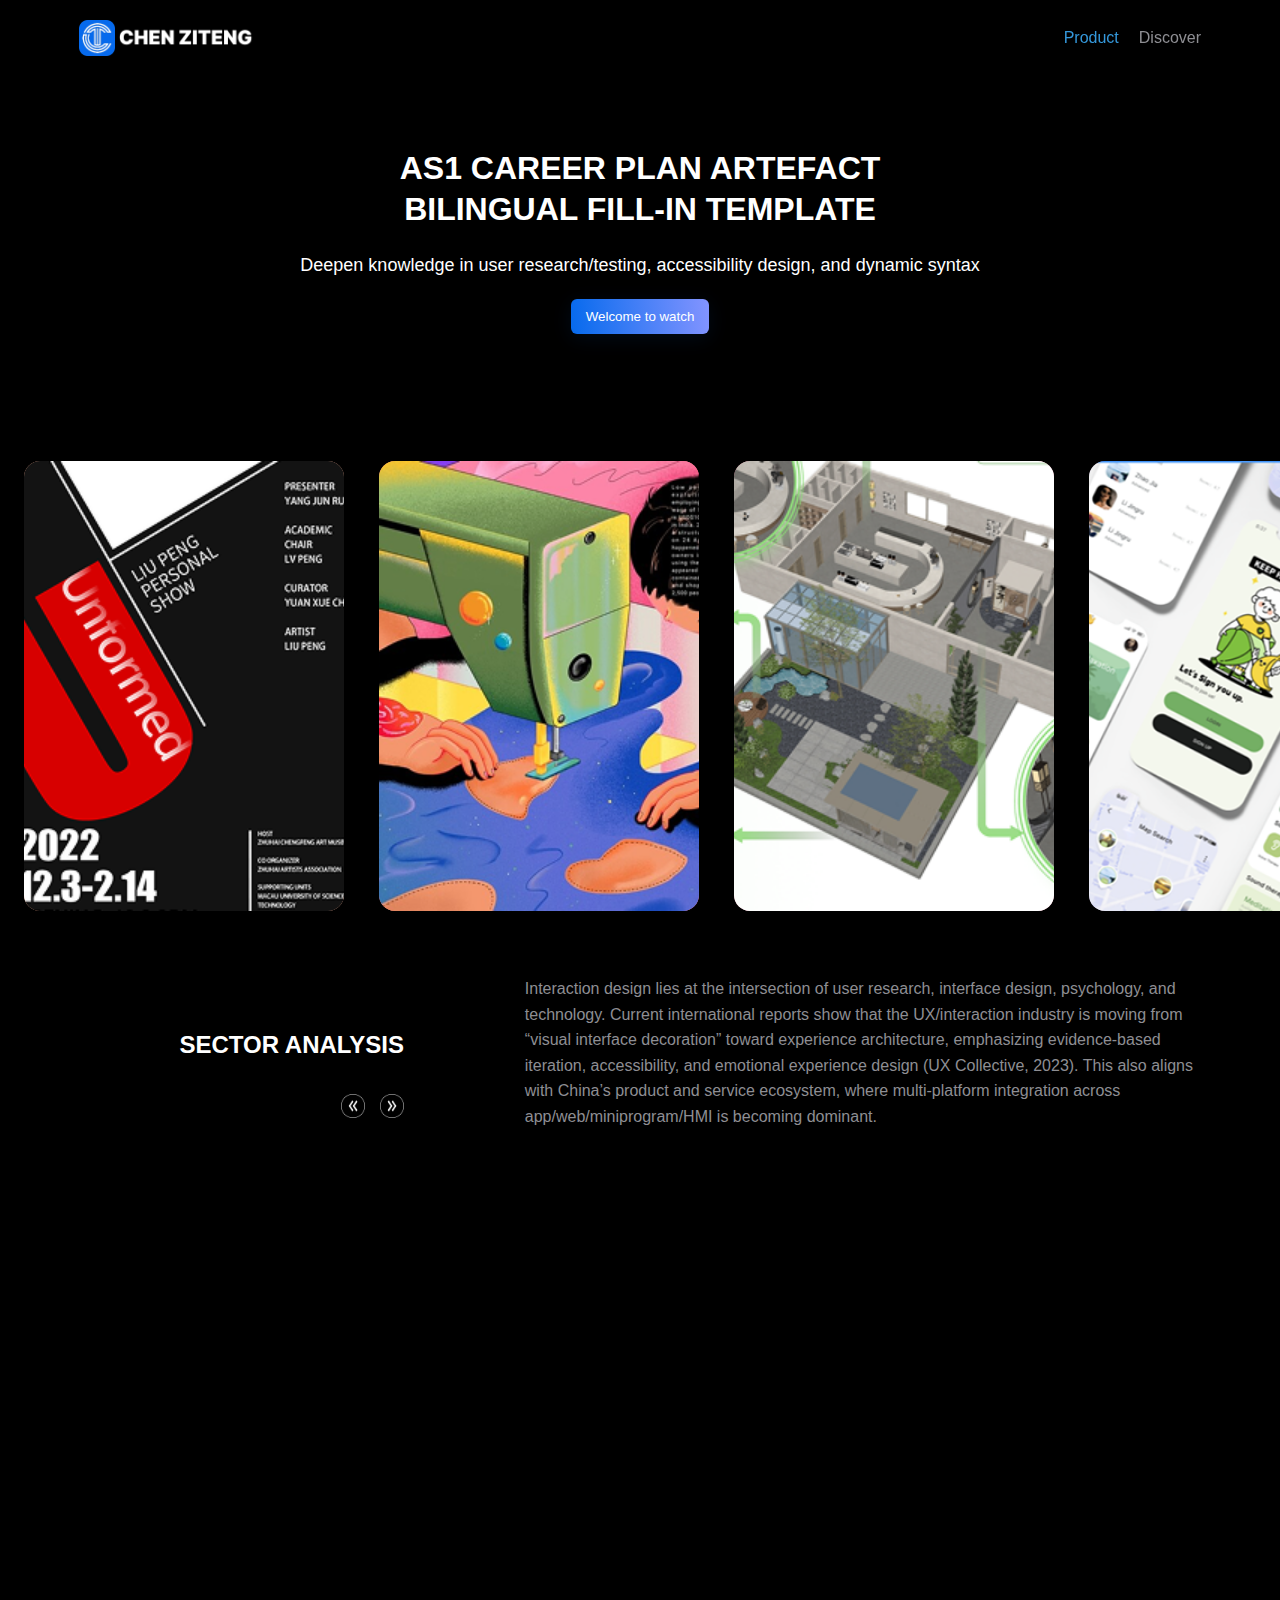
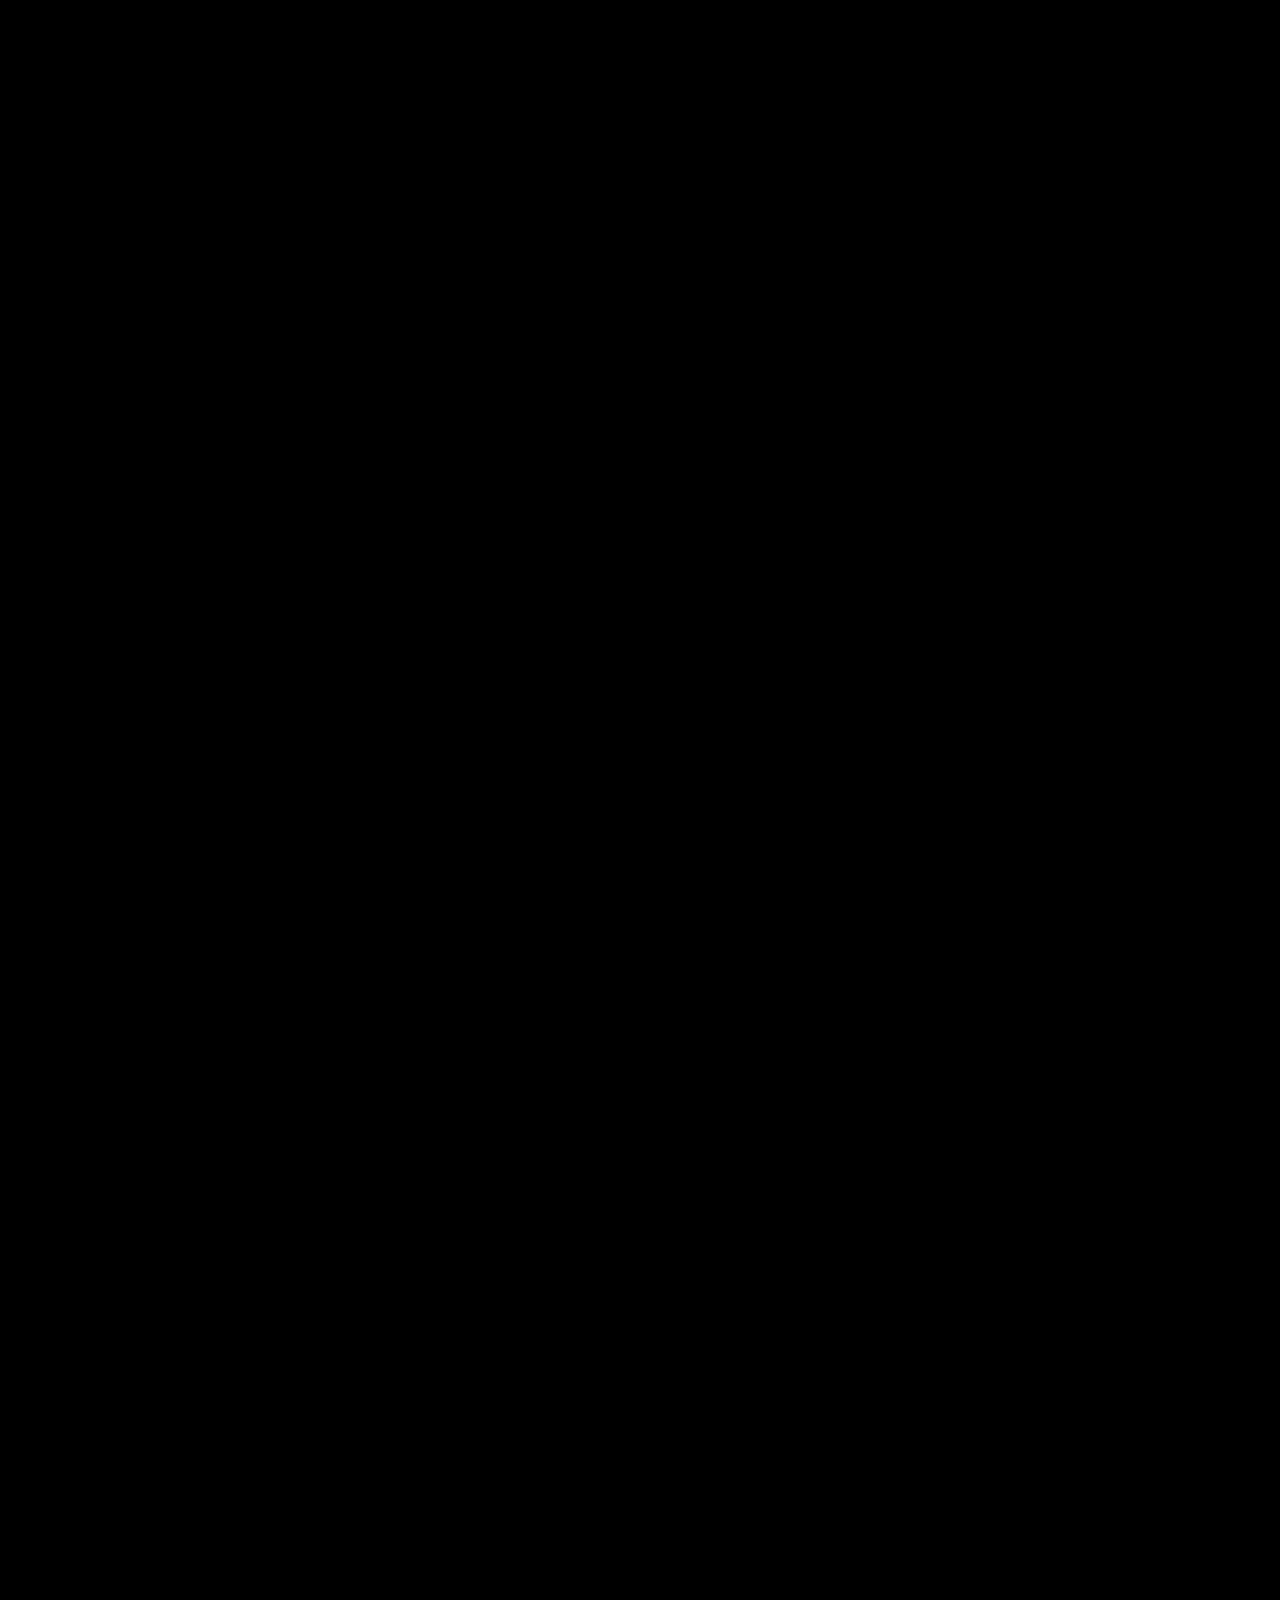
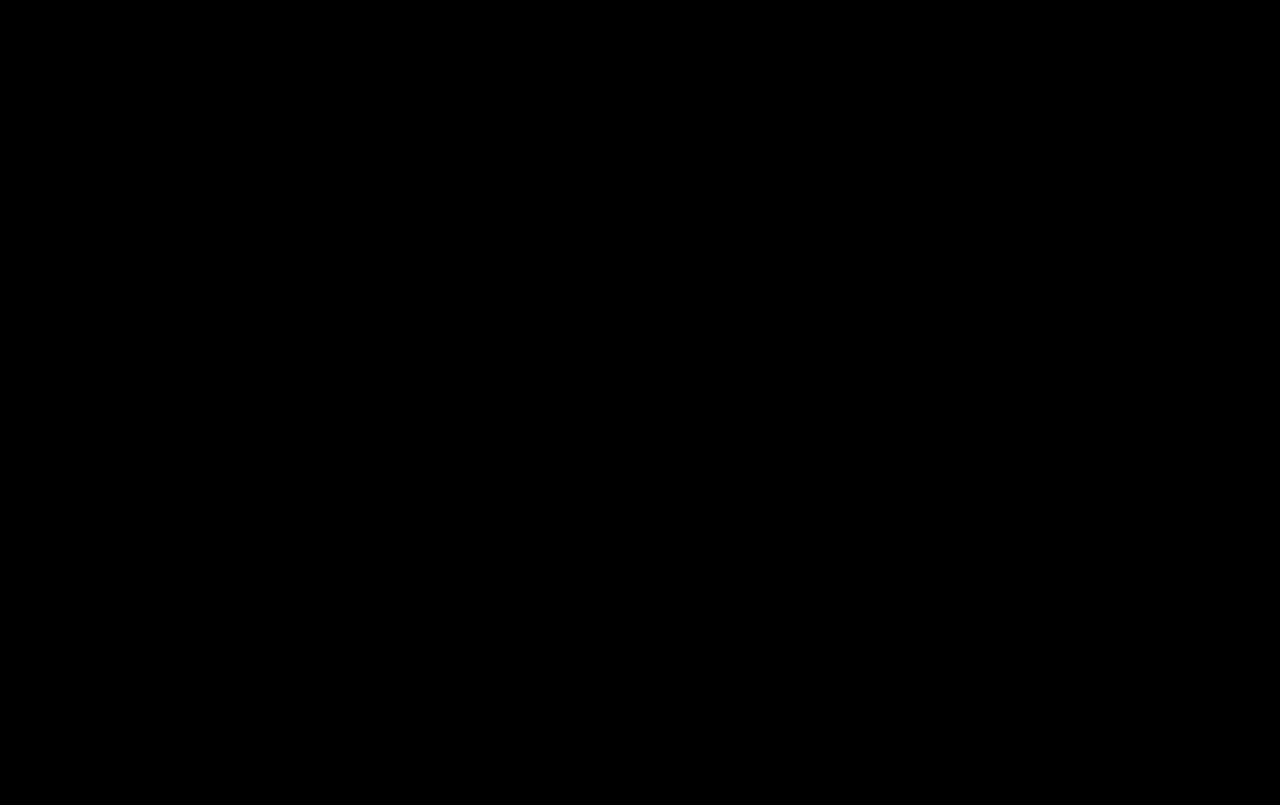
<file: index.html>
<!DOCTYPE html>
<html lang="en">

<head>
    <meta charset="UTF-8">
    <meta name="viewport" content="width=device-width, initial-scale=1.0">
    <title>Document</title>
    <link rel="stylesheet" href="./css/base.css">
    <link rel="stylesheet" href="./css/index.css">
    <link rel="stylesheet" href="./css/responsive.css">
</head>

<body>
    <div class="container">
        <header>
            <div class="header-container">
                <nav>
                    <div class="logo">
                        <a href="./index.html">
                            <img src="./images/logo.png" alt>
                        </a>
                    </div>
                    <div class="header-right">
                        <div class="nav-links">
                            <a href="./index.html" class="active">Product</a>
                            <a href="./skill.html">Discover</a>
                        </div>
                    </div>
                </nav>
            </div>
        </header>
        <div class="banner">
            <div class="banner-container">
                <h1 class="banner-title">As1 Career Plan
                    Artefact<br /> Bilingual
                    Fill‑in Template</h1>
                <p class="banner-subtitle">Deepen knowledge in user
                    research/testing, accessibility design,
                    and dynamic
                    syntax</p>
                <div class="banner-buttons">
                    <button class="banner-btn">Welcome to watch</button>
                </div>
            </div>
        </div>
        <section id="sector-analysis" class="sector-analysis">
            <div class="carousel-container">
                <div class="carousel-wrapper">
                    <div class="carousel">
                        <div class="carousel-item" style="background-color: #F8B195;">
                            <div class="carousel-content">
                                <img src="./images/carousel-01.png" alt>
                            </div>
                        </div>
                        <div class="carousel-item" style="background-color: #F67280;">
                            <div class="carousel-content">
                                <img src="./images/carousel-02.png" alt>
                            </div>
                        </div>
                        <div class="carousel-item" style="background-color: #C06C84;">
                            <div class="carousel-content">
                                <img src="./images/carousel-03.png" alt>
                            </div>
                        </div>
                        <div class="carousel-item" style="background-color: #6C5B7B;">
                            <div class="carousel-content">
                                <img src="./images/carousel-04.png" alt>
                            </div>
                        </div>
                        <div class="carousel-item" style="background-color: #355C7D;">
                            <div class="carousel-content">
                                <img src="./images/carousel-05.png" alt>
                            </div>
                        </div>
                        <div class="carousel-item" style="background-color: #2C3E50;">
                            <div class="carousel-content">
                                <img src="./images/carousel-06.png" alt>
                            </div>
                        </div>
                        <div class="carousel-item" style="background-color: #1ABC9C;">
                            <div class="carousel-content">
                                <img src="./images/carousel-07.png" alt>
                            </div>
                        </div>
                    </div>
                </div>
            </div>
            <div class="analysis-swiper">
                <div class="carousel-detail">
                    <div class="carousel-detail-item">
                        <h1>Sector Analysis</h1>
                        <ul>
                            <li class="swiper-button-prev">
                                <img src="./images/arrow-left.png" alt>
                            </li>
                            <li class="swiper-button-next">
                                <img src="./images/arrow-right.png" alt>
                            </li>
                        </ul>
                    </div>
                </div>
                <div class="swiper-wrapper">
                    <div class="swiper-slide active">
                        <div class="carousel-detail-item">
                            <p>
                                Interaction design lies at the intersection of user
                                research, interface design, psychology, and
                                technology. Current international reports show that
                                the UX/interaction industry is moving from “visual
                                interface decoration” toward experience
                                architecture, emphasizing evidence-based iteration,
                                accessibility, and emotional experience design (UX
                                Collective, 2023). This also aligns with China’s
                                product and service ecosystem, where multi-platform
                                integration across app/web/miniprogram/HMI is
                                becoming dominant.
                            </p>
                        </div>
                    </div>
                    <div class="swiper-slide">
                        <div class="carousel-detail-item">
                            <p>The citation of renowned designers also demonstrates the development direction of
                                this industry. Don
                                Norman (2004) says
                                that good design must consider human feelings and emotions, not only function. Irene
                                Au, former
                                design leader at
                                Google, teaches that design needs strong system thinking and teamwork.
                                Design companies shape the industry too. IDEO uses human-centred design and focuses
                                on understanding
                                users before
                                making solutions. Tencent CDC in China shows how large teams use research, data and
                                design systems
                                to create clear and
                                consistent products.</p>
                        </div>

                    </div>
                    <div class="swiper-slide">
                        <div class="carousel-detail-item">
                            <p>SWOT of the Interaction Design Industry
                                Strengths: Fast growth; high need for designers with research and system skills; AI
                                tools support better
                                work.Weaknesses: Many junior designers compete; skills from school often do not match
                                industry needs; fast work
                                pace.Opportunities: More jobs in wellbeing, travel, education and multi-modal design
                                (voice, gesture, AR/VR).Threats:
                                AI may replace simple tasks; economic changes may reduce hiring; hybrid designers can
                                look unfocused without a clear
                                direction.
                                Overall, the industry matches my strengths: clear visual thinking, adaptability, empathy
                                and fast learning. It also
                                shows a global move toward strategic thinking, emotional experience and teamwork—areas
                                where I can grow in my future
                                career.</p>
                        </div>
                    </div>
                </div>
            </div>
        </section>
        <section>
            <div class="card-list">
                <div class="card-item">
                    <img src="./images/list-01.png" alt>
                </div>
                <div class="card-item">
                    <img src="./images/list-02.png" alt>
                </div>
                <div class="card-item">
                    <img src="./images/list-03.png" alt>
                </div>
            </div>
        </section>
        <section>
            <div class="industry">
                <div class="industry-img">
                    <img src="./images/industry.png" alt>
                </div>
                <div class="industry-swiper">
                    <div class="industry-text industry-swiper-active">
                        <h1>Why this industry</h1>
                        <h3>Three reasons:</h3>
                        <p>1.Impact at scale. Interaction design shapes daily
                            behaviours across commerce, healthcare,
                            education and public services. Small interface
                            decisions compound into measurable
                            outcomes.<br />
                            2.Problemsolver × systemsbuilder fit. The work
                            rewards clear thinking, structured iteration
                            and componentised delivery—exactly the habit<br />
                            3.China’s multiplatform landscape. Designing
                            consistently across app/web/miniprogram/HMI
                            offers rich problems where research evidence and
                            designsystem thinking matter.</p>
                    </div>
                    <div class="industry-text">
                        <h1>My connection with this industry</h1>
                        <h3>Three points:</h3>
                        <p>1.Clear purpose. I believe great technology should feel simple. Seeing many products confuse
                            users pushed me toward
                            interaction design—building a clearer, more human bridge between people and
                            technology.<br />
                            2.Good fit with my strengths. I think in systems and have strong empathy. In an
                            emotional-experience project, I rebuilt
                            the information structure and helped users complete key tasks 30% faster. I work from
                            concept to prototype, use Figma
                            well, and iterate with data and testing.<br />
                            3.Growing with the field. Interaction design is expanding from screens to voice, AR/VR and
                            service systems. The
                            interdisciplinary, fast-evolving nature fits my curiosity and keeps me motivated to learn
                            and collaborate.</p>
                    </div>
                    <div class="industry-dot">
                        <ul>
                            <li class="active"></li>
                            <li></li>
                        </ul>
                    </div>
                </div>
            </div>
        </section>
        <section>
            <div class="insights">
                <div class="insights-txt">
                    <h2>Industry Insights </h2>
                    <p>
                        Employment models & personal fit（from course discussions and reflection）
                    </p>
                    <p>
                        My understanding of UX/interaction design careers has been shaped by industry research and
                        discussions with professionals. According to The Futureplex (2024), the next five years will see
                        increasing demand for in-house designers who can collaborate deeply with product and engineering
                        teams, while agencies will remain hubs for fast-paced creativity. This directly supports my
                        decision to pursue in-house roles at this stage.
                    </p>
                </div>
                <div class="insights-img">
                    <div class="insights-img-item item-01">
                        <img src="./images/insights-01.png" alt="">
                    </div>
                    <div class="insights-img-item item-02">
                        <img src="./images/insights-02.png" alt="">
                    </div>
                    <div class="insights-img-item item-03">
                        <img src="./images/insights-03.png" alt="">
                    </div>
                    <div class="insights-img-item item-04">
                        <img src="./images/insights-04.png" alt=""></img>
                    </div>
                    <div class="insights-img-item item-05">
                        <img src="./images/insights-05.png" alt=""></img>
                    </div>
                </div>
            </div>
        </section>
        <section>
            <div class="models-title">
                <p>Comparing the three career models</p>
            </div>
            <div class="models">
                <div class="freelance">
                    <h2>Agency</h2>
                    <p>Industry insights suggest agencies offer broad exposure and rapid iteration skills but often
                        involve high pressure and
                        fragmented projects (UX Collective, 2023). This confirms my own experience: agency-style work
                        helps me grow quickly, but
                        not sustainably at this stage.</p>
                    <div class="models-item-img">
                        <img src="./images/career-01.png" alt=""></img>
                    </div>
                </div>
                <div class="models-item-wrapper">
                    <div class="models-item">
                        <div class="models-item-front">
                            <h2>In-house</h2>
                            <p>Reports indicate that in-house UX roles enable designers to:
                                Work with long-term user dataBuild consistent design systemsFocus on measurable impact
                                (ArtVersion, 2024)
                                This matches my strengths in systematic thinking and long-term execution.</p>
                            <div class="models-item-img">
                                <img src="./images/career-02.png" alt=""></img>
                            </div>
                        </div>
                        <div class="models-item-back">
                            <p>

                                Interviewee : In-house UX Designer at a major internet company (Beijing/Shenzhen)<br/>
                                Interviewee Background:<br/>
                                7 years of experience in interaction design, having worked at Alibaba and ByteDance,
                                responsible for multi-platform
                                products (App/Web/Mini Programs).<br/>
                                Please provide the original text you want to be translated.
                                Today's interaction designers are no longer just interface drawers. Companies need
                                people who can comprehensively
                                consider business goals, user research, and technical constraints. You need to be able
                                to explain clearly: Why is it
                                designed this way? What results will it bring? This is more important than being able to
                                make prototypes.<br />
                                If you take the in-house route, you must understand data. A designer who can't tell a
                                story with data won't last in
                                today's teams.
                            </p>
                        </div>
                    </div>
                </div>
                <div class="models-item-wrapper">
                    <div class="models-item">
                        <div class="models-item-front">
                            <h2>Freelance</h2>
                            <p>
                                The Futureplex (2024) suggests that freelance UX roles will grow, but require strong
                                personal
                                branding, business operations, and network building. This aligns with my long-term plan
                                but not
                                my short-term capability.
                            </p>
                            <div class="models-item-img">
                                <img src="./images/career-03.png" alt=""></img>
                            </div>
                        </div>
                        <div class="models-item-back">
                            <p>
                                Interviewee: Freelancer / Independent Designer (Hong Kong)<br />
                                Respondent background:<br />
                                A freelance UX/UI designer with 5 years of experience, having long been involved in SaaS
                                projects in the health and
                                education sectors.<br />
                                Please provide the original quote for translation.
                                "Freelancing is not freedom; it's doing all the tasks yourself. You are simultaneously
                                working as a PM, BD
                                representative, Designer, Finance officer, and Researcher."<br />
                                "The advantage of being a freelancer is that you can choose your own field of work. For
                                example, I only do healthcare
                                and education. This way, it's easier for me to be recognized in the market."<br />
                                "If you aspire to become a hybrid designer in the future, you must have an anchor domain
                                - such as healing, travel, or
                                learning."
                            </p>
                        </div>
                    </div>
                </div>
            </div>
        </section>
        <section class="goals-section">
            <div class="goals">
                <div class="goals-left">
                    <ul>
                        <li>
                            <img src="./images/goals-01.png" alt="">
                        </li>
                        <li>
                            <img src="./images/goals-02.png" alt="">
                        </li>
                        <li>
                            <img src="./images/goals-03.png" alt="">
                        </li>
                    </ul>
                    <ul>
                        <li>
                            <img src="./images/goals-04.png" alt="">
                        </li>
                        <li>
                            <img src="./images/goals-05.png" alt="">
                        </li>
                        <li>
                            <img src="./images/goals-06.png" alt="">
                        </li>
                        <li>
                            <img src="./images/goals-07.png" alt="">
                        </li>
                        <li>
                            <img src="./images/goals-08.png" alt="">
                        </li>
                    </ul>
                </div>
                <div class="goals-right">
                    <div class="goals-text">
                        <h2>Career Goals (SMART)</h2>
                        <p>Master's degree → Internship experience → User experience/user interface position within
                            China. Complete a Master's
                            degree in Interaction/ Creative Technology to deepen research/testing and dynamic design;
                            utilize this course to obtain
                            internship opportunities and complete case studies in the field of interaction industry
                            design. After graduation, the
                            goal is to obtain an internal user experience/user interface position in China and continue
                            to develop mixed advantages.
                            My career plan follows a three-stage path: short-term, mid-term and long-term goals. Each
                            stage builds on the previous
                            one and supports my transition from a student into a professional interaction designer.</p>
                    </div>
                    <div class="goals-text">
                        <p>
                            Mid-term Goal (1–3 years): Become a Junior Interaction Designer in China
                            After graduating, my goal is to obtain a junior UX/UI or interaction designer position in
                            China, ideally in Beijing,
                            Shanghai, Shenzhen, Hangzhou or Guangzhou.
                        </p>
                        <h5>
                            During this period, I plan to:
                        </h5>
                        <ul>
                            <li>
                                <p>participate in real product cycles</p>
                            </li>
                            <li>
                                <p>learn how to use data dashboards to support design decisions</p>
                            </li>
                            <li>
                                <p>independently design at least one full feature or module</p>
                            </li>
                            <li>
                                <p>develop strong collaboration skills with product managers, engineers and researchers
                                </p>
                            </li>
                        </ul>
                        <p>The aim of this stage is to grow from a learner into a competent, reliable professional who
                            can deliver meaningful
                            design outcomes.</p>
                    </div>
                    <div class="goals-text">
                        <p>ong-term Goal (3–5 years and beyond): Become a Senior Designer / Experience Architect
                            My long-term goal is to advance into a senior interaction designer or experience architect
                            role.</p>
                        <h5>
                            In this stage, I hope to:
                        </h5>
                        <ul>
                            <li>
                                <p>lead the experience design of an innovative project</p>
                            </li>
                            <li>
                                <p>mentor junior designers and contribute to team growth</p>
                            </li>
                            <li>
                                <p>incorporate inclusive-design research into team workflows</p>
                            </li>
                            <li>
                                <p>create design work that brings educational, social or emotional value</p>
                            </li>
                        </ul>
                        <p>This aligns with industry trends in which interaction designers become strategic partners
                            who shape user experience at a
                            system level.</p>
                    </div>
                </div>
            </div>
        </section>
    </div>
    <script src="./js/index.js"></script>
</body>

</html>
</file>
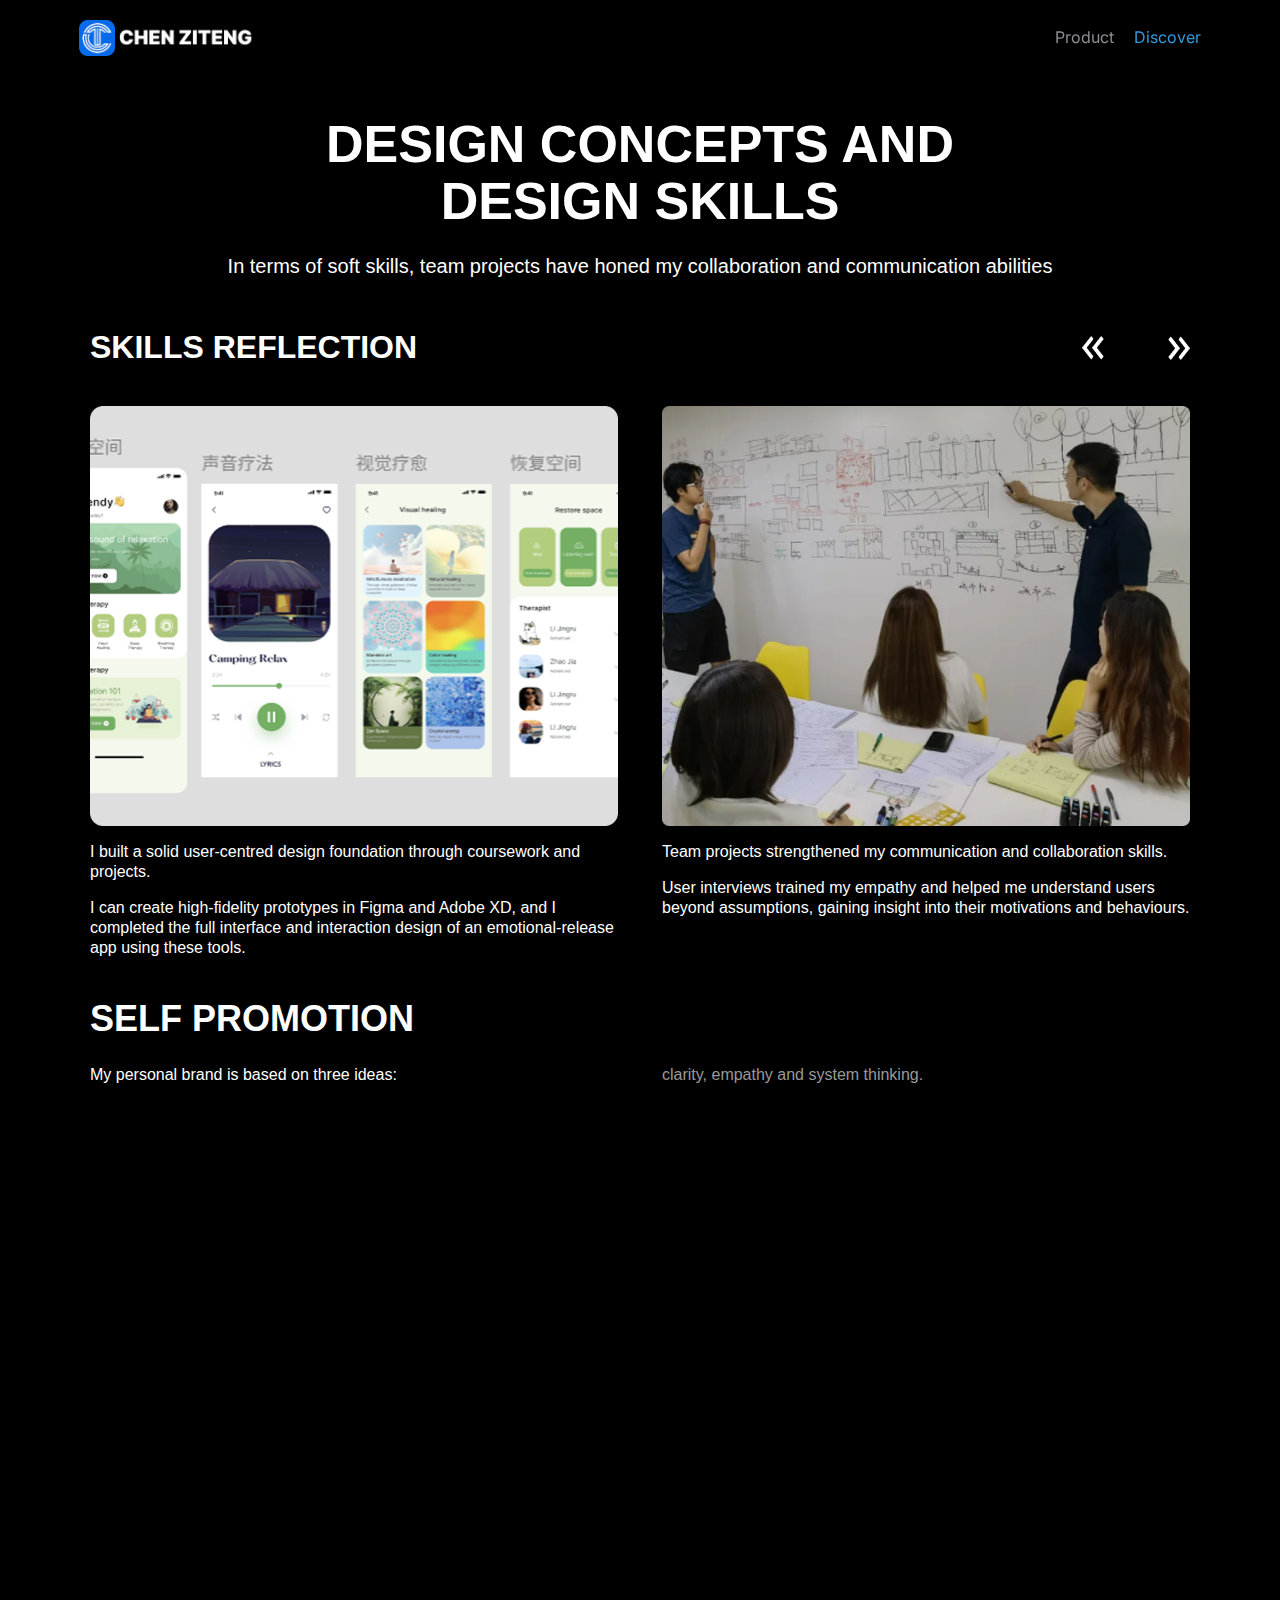
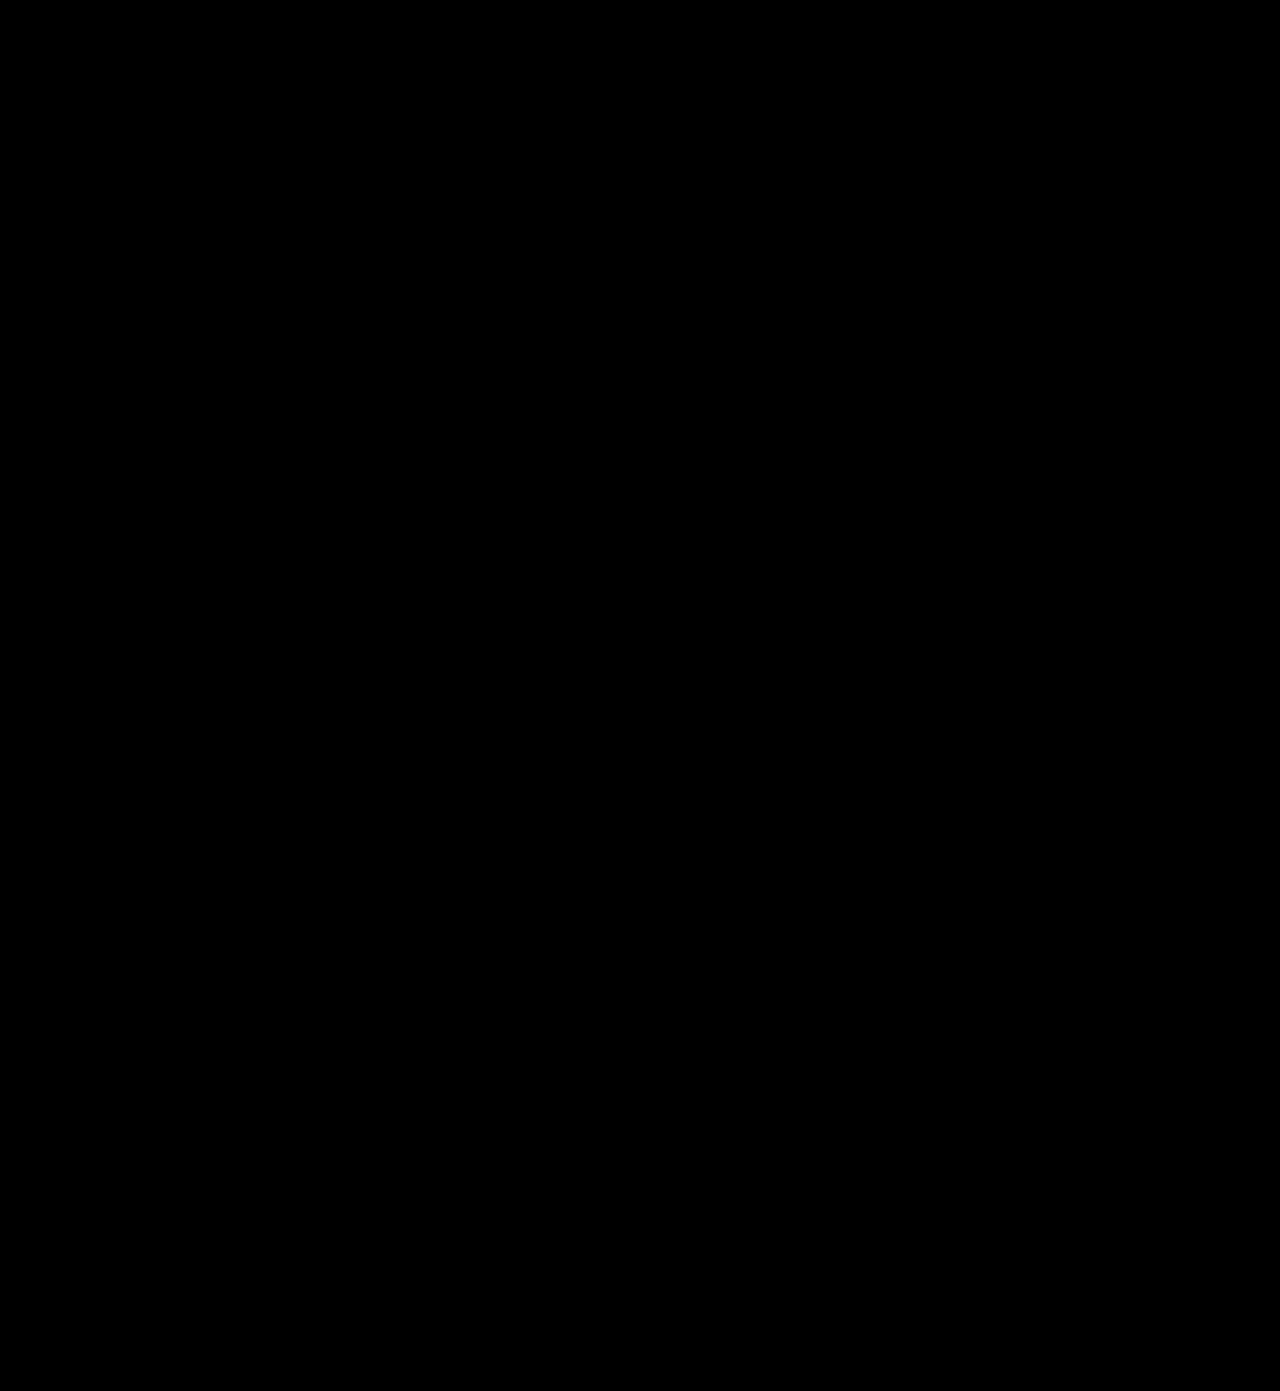
<file: skill.html>
<!DOCTYPE html>
<html lang="en">

<head>
    <meta charset="UTF-8">
    <meta name="viewport" content="width=device-width, initial-scale=1.0">
    <title>Skills Reflection</title>
    <link rel="stylesheet" href="./css/base.css">
    <link rel="stylesheet" href="./css/responsive.css">
    <link rel="stylesheet" href="./css/skill.css">
    <link rel="stylesheet" href="./css/swiper.min.css">
    <link rel="stylesheet" href="./css/skill-responsive.css">
    <link href="https://fonts.googleapis.com/css2?family=Inter:wght@400;500&family=Inder&family=Baigo&display=swap"
        rel="stylesheet">
</head>

<body>
    <div class="container">
        <header>
            <div class="header-container">
                <nav>
                    <div class="logo">
                        <a href="./index.html">
                            <img src="./images/logo.png" alt>
                        </a>
                    </div>
                    <div class="header-right">
                        <div class="nav-links">
                            <a href="./index.html">Product</a>
                            <a href="./skill.html" class="active">Discover</a>
                        </div>
                    </div>
                </nav>
            </div>
        </header>
        <section class="hero-section">
            <div class="hero-container">
                <h1 class="hero-title">Design concepts and<br>design skills</h1>
                <p class="section-title">In terms of soft skills, team projects have honed my collaboration and
                    communication abilities
                </p>
            </div>

            <div class="hero-bottom">
                <div class="hero-bottom-text">
                    <h2>Skills Reflection</h2>
                </div>
                <div class="hero-arrow">
                    <ul>
                        <li class="hero-prev">
                            <img src="./images/skill-arrow.png" alt="">
                        </li>
                        <li class="hero-next">
                            <img src="./images/skill-arrow.png" alt="">
                        </li>
                    </ul>
                </div>
            </div>
        </section>
        <section class="skills-reflection-section">
            <div class="skills-grid">
                <div class="skills-item">
                    <img src="./images/skill-01.png" alt>
                    <p>I built a solid user-centred design foundation through coursework and projects. </p>
                    <p> I can create
                        high-fidelity prototypes in Figma and Adobe XD, and I completed the full interface and
                        interaction design of an
                        emotional-release app using these tools.</p>
                </div>
                <div class="skills-item">
                    <img src="./images/skill-02.png" alt>
                    <p>Team projects strengthened my communication and collaboration skills.</p>
                    <p>User interviews trained my
                        empathy and helped me
                        understand users beyond assumptions, gaining insight into their motivations and behaviours.</p>
                </div>
                <div class="skills-item">
                    <img src="./images/skill-03.png" alt>
                    <p>Real project work showed me the gap between academic practice and industry needs. I found that my
                        understanding of
                        front-end logic was not deep enough, and my ability to turn large amounts of qualitative data
                        into clear design
                        decisions still needs improvement.</p>
                    <p>This experience clarified my next goals: stronger data skills and better technical collaboration.
                    </p>
                </div>
            </div>
            <h2>Self Promotion </h2>
            <div class="skill-bottom">
                <div class="skill-bottom-item">
                    <p>My personal brand is based on three ideas:</p>
                </div>
                <div class="skill-bottom-item">
                    <p style="color: #999999;">
                        clarity, empathy and system thinking.
                    </p>
                </div>
            </div>
        </section>


        <section class="self-promotion-section">
            <div class="promotion-grid">
                <div class="promotion-item">
                    <div class="promotion-image">
                        <img src="./images/promotion-01.png" alt="">
                    </div>
                    <div class="promotion-text-1">
                        <p> I design interactions that feel thoughtful and light—balancing clarity, emotion and
                            accessibility. My process pairs
                            quick prototyping with user feedback, supported by system thinking and measurable outcomes.
                        </p>
                    </div>
                </div>
                <div class="promotion-item">
                    <div class="promotion-image">
                        <img src="./images/promotion-02.png" alt=""></img>
                    </div>
                    <div class="promotion-text-2">
                        <p>TCommunity & Industry Reach
                            To increase visibility, I will join design events, share insights online, connect with
                            mentors, and seek feedback from
                            senior designers. These actions help me build a real network rather than wait for
                            opportunities.</p>
                    </div>
                </div>
                <div class="promotion-item">
                    <div class="promotion-image">
                        <img src="./images/promotion-03.png" alt=""></img>
                    </div>
                    <div class="promotion-text-3">
                        <p>Tools to Showcase My Work<br />
                            • Portfolio website — my main artefact with research, process and outcomes.<br /> • Behance
                            — highlights visual and motion
                            work for UI/art-direction teams.<br /> • Figma prototypes — show interactive flows beyond
                            static screens.</p>
                    </div>
                </div>
            </div>
        </section>

        <section class="self-introduction-section">
            <div class="profile-circle">
                <img src="./images/self.png " alt="">
            </div>
            <div class="intro-container">
                <h3 class="intro-title" style="text-transform: uppercase;">conclusion</h3>
                <p class="intro-text">This artefact brings together my understanding of the interaction design field and
                    my own development needs. Research
                    shows the industry is moving toward research-driven, emotional and system-level experience
                    design—directions that match
                    my interests and strengths. Through skills reflection, I identified what currently supports my
                    growth (empathy,
                    adaptability, visual clarity) and the areas I still need to improve (data use, testing methods and
                    technical
                    collaboration).</p>
            </div>
        </section>
        <section class="conclusion-section">
            <h2 class="conclusion-title">Conclusion</h2>
            <div class="conclusion-text">
                <p>Based on these insights, I created a three-stage plan: completing a Master’s degree, gaining
                    internship
                    experience and
                    moving into a UX/UI role in China. Clear short-, mid- and long-term goals make the pathway realistic
                    and
                    focused, while
                    risks such as competition and fast technology changes are addressed through continuous learning and
                    a
                    strong
                    research-based portfolio.</p>
                <p>Overall, this artefact marks the starting point of my commitment to becoming a thoughtful designer
                    who creates
                    meaningful and inclusive user experiences.</p>
                <div class="conclusion-img">
                    <div class="conclusion-img-item conclusion-img-top">
                        <img src="./images/conclusion-05.png" alt="">
                    </div>
                    <div class="conclusion-img-item conclusion-img-bottom">
                        <img src="./images/conclusion-06.png" alt="">
                    </div>
                </div>
            </div>
        </section>
        <section class="references-section">
            <h2 class="references-title">References & Appendices</h2>
            <div class="references-list">
                <div class="references-text">
                    <p>Available at: https://trends.uxdesign.cc/2024 (Accessed: 21 November 2025).</p>
                    <p>Available at:
                        https://medium.com/the-futureplex/the-future-of-interaction-ux-and-cx-design-jobs-2025-2030-growth-disruption-and-the-need-9f40aeeec27e
                    </p>
                    <p>Available at:
                        https://www.uxdesigninstitute.com/blog/the-top-ux-design-trends-in-2024/</p>
                    <p>Available at:
                        https://www.everydayux.net/future-of-jobs-report-ux-design-2025/</p>
                    <p>Available at:
                        https://artversion.com/blog/the-state-of-ux-design-in-2024/</p>
                    <p>交互设计超越人机交互原书第4版=InteractionDesignBeyondHuman-ComputerInteracitonFourthEd....pdf</p>
                </div>
                <div class="references-img">
                    <div class="references-img-item references-img-01">
                        <img src="./images/conclusion-04.png" alt="">
                    </div>
                    <div class="references-img-item references-img-02">
                        <img src="./images/conclusion-03.png" alt="">
                    </div>
                    <div class="references-img-item references-img-03">
                        <img src="./images/conclusion-02.png" alt="">
                    </div>
                    <div class="references-img-item references-img-04">
                        <img src="./images/conclusion-01.png" alt="">
                    </div>
                </div>
            </div>
        </section>
    </div>
    <script src="./css/skill.css"></script>
    <script src="./js/skill.js"></script>
    <script src="./js/index.js"></script>
    <script src="./js/swiper-bundle.min.js"></script>
</body>

</html>
</file>
<file: css/base.css>
* {
    margin: 0;
    padding: 0;
    box-sizing: border-box;
}
body {
    font-family: "Roboto", sans-serif;
    background-color: #000000;
}
a {
    text-decoration: none;
}

img {
    width: 100%;
    display: block;
}
li {
    list-style: none;
}

p {
    font-family: "Roboto", sans-serif !important;
}
.logo img {
    height: 36px;
}
h1,
h2,
h3,
h4,
h5 {
    font-family: "Roboto", sans-serif !important;
}
</file>
<file: css/index.css>
.container {
    min-width: 375px;
}
header {
    padding: 20px 0;
    position: sticky;
    top: 0;
    background-color: rgba(0, 0, 0, 0.9);
    z-index: 1000;
}
.header-container {
    width: 90%;
    max-width: 1200px;
    margin: 0 auto;
    padding: 0 15px;
}
.header-right {
    display: flex;
    justify-content: flex-end;
    align-items: center;
    flex-wrap: wrap;
}
nav {
    display: flex;
    justify-content: space-between;
    align-items: center;
    flex-wrap: wrap;
}

@media (max-width: 992px) {
    .header-right {
        width: 100%;
        justify-content: center;
        margin-top: 15px;
    }

    .nav-links {
        margin-bottom: 15px;
    }
}

@media (max-width: 768px) {
    .header-container {
        width: 100%;
    }

    .nav-links {
        flex-wrap: wrap;
        justify-content: center;
    }

    .nav-buttons {
        margin-left: 0;
        justify-content: center;
        width: 100%;
    }
}

.nav-buttons {
    display: flex;
    gap: 10px;
    margin-left: 20px;
}

.nav-btn {
    padding: 8px 16px;
    border: none;
    border-radius: 4px;
    cursor: pointer;
    font-weight: 500;
    transition: background-color 0.3s ease;
}

.nav-btn.primary {
    background: linear-gradient(84.42deg, #066aed 0%, #8394ff 100%);
    color: white;
    box-shadow: 0px 4px 20px 0px rgba(6, 106, 237, 0.1);
}

.nav-btn.secondary {
    background-color: transparent;
    color: white;
    border: 1px solid #b6bdcd;
}

.nav-links {
    display: flex;
    align-items: center;
    gap: 20px;
}

.nav-links a {
    color: #8e8e93;
    text-decoration: none;
    transition: color 0.3s ease;
}

.nav-links a.active {
    color: #3498db;
}

.language-selector {
    display: flex;
    align-items: center;
    cursor: pointer;
}

.banner-container {
    display: flex;
    flex-direction: column;
    align-items: center;
    justify-content: center;
    height: auto;
    min-height: 320px;
    padding: 40px 20px;
    box-sizing: border-box;
}

.banner-container h1,
.banner-container p {
    width: 100%;
    max-width: 800px;
    color: #ffffff;
    text-align: center;
    padding: 10px 0;
    margin: 0 auto;
}

.banner-container h1 {
    font-size: clamp(24px, 5vw, 32px);
    line-height: 1.3;
    text-transform: uppercase;
}

.banner-container p {
    font-size: clamp(14px, 2vw, 18px);
    line-height: 1.6;
}
.banner-btn {
    border: none;
    border-radius: 6px;
    padding: 10px 15px;
    margin-top: 10px;
    color: #ffffff;
    background: linear-gradient(84.42deg, #066aed 0%, #8394ff 100%);
    box-shadow: 0px 4px 20px 0px #066aed1a;
}

.carousel-container {
    position: relative;
    width: 100%;
    overflow: hidden;
    padding: 40px 0;
}

.carousel-wrapper {
    position: relative;
    width: 100%;
    height: 100%;
    overflow: hidden;
}

.carousel {
    display: flex;
    gap: 20px;
    height: 100%;
    will-change: transform;
    transition: transform 0.5s ease-out;
    padding: 0 10px;
    scroll-snap-type: x mandatory;
    overflow-x: auto;
    scrollbar-width: none;
    -ms-overflow-style: none;
}

.carousel::-webkit-scrollbar {
    display: none;
}

.carousel:hover .carousel-item {
    opacity: 0.7;
}

.carousel-item {
    flex: 0 0 auto;
    width: 280px;
    height: 350px;
    border-radius: 16px;
    overflow: hidden;
    transition: all 0.5s cubic-bezier(0.4, 0, 0.2, 1);
    position: relative;
    cursor: pointer;
    box-shadow: 0 4px 20px rgba(0, 0, 0, 0.2);
    scroll-snap-align: start;
    margin: 10px 0;
}

.carousel-item:hover {
    transform: scale(1.05);
    opacity: 1 !important;
    box-shadow: 0 10px 30px rgba(0, 0, 0, 0.3);
    z-index: 10;
}

.carousel-content {
    width: 100%;
    height: 100%;
    position: relative;
    overflow: hidden;
    transition: all 0.5s cubic-bezier(0.4, 0, 0.2, 1);
}

.carousel-content img {
    width: 100%;
    height: 100%;
    object-fit: cover;
    transition: transform 0.5s cubic-bezier(0.4, 0, 0.2, 1);
}

.carousel-item:hover .carousel-content {
    transform: scale(1.1);
}
.analysis-swiper {
    width: 90%;
    margin: 0 auto;
    display: flex;
    justify-content: center;
}
.carousel-detail {
    display: flex;
    flex-wrap: wrap;
    justify-content: space-between;
    width: 40%;
    margin: 40px auto;
    gap: 20px;
}
.swiper-wrapper {
    width: 60%;
}
.swiper-slide {
    display: none;
}
.active {
    display: block;
}
.carousel-detail-item {
    flex: 1 1 100%;
    min-width: 300px;
}

.carousel-detail-item p {
    color: #8e8e93;
    line-height: 1.6;
}

.carousel-detail-item h1 {
    padding: 15px 0;
    text-align: left;
    text-transform: uppercase;
    color: #ffffff;
    font-size: 24px;
}

.carousel-detail-item ul {
    display: flex;
    justify-content: flex-start;
    margin: 20px 0;
    padding: 0;
    list-style: none;
}

.carousel-detail-item li {
    margin: 0 15px 0 0;
    cursor: pointer;
}
.carousel-detail-item li img {
    width: 24px;
    height: auto;
}

@media (min-width: 768px) {
    .carousel-detail-item {
        flex: 0 1 calc(50% - 20px);
    }

    .carousel-detail-item h1 {
        text-align: right;
    }

    .carousel-detail-item ul {
        justify-content: flex-end;
        margin-left: 0;
    }

    .carousel-detail-item li {
        margin: 0 0 0 15px;
    }
}
.card-list {
    display: flex;
    flex-wrap: wrap;
    justify-content: center;
    gap: 20px;
    padding: 20px;
    max-width: 1200px;
    margin: 0 auto;
}

.card-item {
    flex: 1 1 300px;
    max-width: 100%;
    height: 316px;
    border-radius: 6px;
    overflow: hidden;
}
.card-item img {
    width: 100%;
    height: 100%;
}
.industry {
    margin: 20px auto;
    display: flex;
    padding: 42px 0;
    align-items: center;
    justify-content: space-between;
}
.industry-img {
    width: 315px;
    height: 315px;
    background-color: #8394ff;
    border-radius: 50%;
    overflow: hidden;
    animation: xunzhuan 15s linear infinite;
}
.industry-img img {
    width: 120%;
    height: auto;
    border-radius: 8px;
}

@keyframes xunzhuan {
    0% {
        transform: rotate(0deg);
    }
    100% {
        transform: rotate(360deg);
    }
}
.industry-swiper {
    position: relative;
    display: flex;
    width: 56%;
    height: 420px;
    overflow: hidden;
}
.industry-swiper .industry-swiper-active {
    visibility: visible;
    width: 100%;
}
.industry-text {
    width: 0;
    visibility: hidden;
}
.industry-text h1 {
    text-transform: uppercase;
    color: #ffffff;
    padding: 10px 0;
}
.industry-text h3 {
    color: #ffffff;
    padding: 10px 0;
}
.industry-text p {
    font-size: 14px;
    color: #8e8e93;
}
.industry-dot {
    position: absolute;
    bottom: 14%;
    right: 14%;
}
.industry-dot ul {
    display: flex;
    gap: 14px;
}
.industry-dot li {
    width: 14px;
    height: 14px;
    border-radius: 50%;
    background-color: #fff;
    cursor: pointer;
}
.industry-dot li.active {
    background-color: #ddd;
}

.insights {
    background-color: #fff;
    display: flex;
    align-items: center;
}
.insights-txt {
    flex: 1;
    padding: 20px 45px;
}
.insights-txt h2 {
    text-transform: uppercase;
    text-align: center;
    padding: 30px 0;
    font-size: 32px;
}
.industry-text p {
    color: #666666;
}

.insights-img {
    display: grid;
    grid-template-columns: 1fr 1fr;
    grid-template-rows: repeat(4, 150px);
    gap: 10px;
    font-size: 32px;
    color: #fff;
    text-align: center;
    line-height: 150px;
}
.insights-img-item {
    width: 280px;
    overflow: hidden;
}
.insights-img-item img {
    height: 100%;
}

.item-01 {
    grid-column: 1 / 2;
    grid-row: 1 / span 2;
}

.item-02 {
    grid-column: 1 / 2;
    grid-row: 3 / span 2;
}

.item-03 {
    grid-column: 2 / 3;
    grid-row: 1 / 2;
}

.item-04 {
    grid-column: 2 / 3;
    grid-row: 2 / span 2;
}

.item-05 {
    grid-column: 2 / 3;
    grid-row: 4 / 5;
}
.models-title {
    padding: 20px 20px 20px 40px;
}
.models-title p {
    color: #fff;
    font-size: 20px;
}

.models {
    display: flex;
    flex-wrap: wrap;
    justify-content: center;
    max-width: 1200px;
    margin: 0 auto;
    padding: 0 20px 80px;
    gap: 20px;
}

.models-item-wrapper {
    width: calc(33.333% - 13.33px);
    perspective: 1200px;
}

.models-item {
    width: 100%;
    height: 360px;
    position: relative;
    transform-style: preserve-3d;
    transition: transform 0.8s cubic-bezier(0.4, 0.2, 0.2, 1);
    border-radius: 6px;
    cursor: pointer;
}

.models-item-wrapper:hover .models-item {
    transform: rotateY(180deg);
}

.models-item-front,
.models-item-back {
    position: absolute;
    inset: 0;
    backface-visibility: hidden;
    -webkit-backface-visibility: hidden;
    border-radius: 6px;
    overflow: hidden;
}

.models-item-front {
    transform: rotateY(0deg);
}

.models-item-front img {
    width: 100%;
    height: 100%;
    object-fit: cover;
    display: block;
}

.models-item-back {
    transform: rotateY(180deg);
    background: linear-gradient(135deg, #2c3e50, #1a1a2e);
    color: #fff;
    padding: 24px;
    box-sizing: border-box;

    display: flex;
    flex-direction: column;
    justify-content: center;
    align-items: center;
    text-align: center;
}
.models-item-back p {
    font-size: 12px;
    text-align: left;
}

.industry {
    display: flex;
    flex-wrap: wrap;
    padding: 40px 20px;
    max-width: 1200px;
    margin: 0 auto;
    align-items: center;
    gap: 40px;
}

@media (min-width: 768px) {
    .industry {
        flex-wrap: nowrap;
        padding: 80px 20px;
    }

    .industry-img img {
        width: 136%;
    }
}

.models-title {
    text-align: center;
    padding: 40px 20px;
}

.models-title p {
    font-size: clamp(20px, 4vw, 28px);
    color: #ffffff;
    margin: 0;
    line-height: 1.4;
}

.models {
    display: flex;
    justify-content: space-between;
}
.freelance {
    width: 32%;
    overflow: hidden;
    border-radius: 6px;
    cursor: pointer;
    height: 360px;
}
.freelance h2,
.models-item h2 {
    text-transform: uppercase;
    padding: 10px 15px;
    color: #fff;
}
.freelance p,
.models-item-front p {
    padding: 10px 15px;
    color: #fff;
    font-size: 14px;
}
.models-item:first-child {
    background-color: #9edddf;
}
.models-item:nth-child(2) {
    background-color: #a54256;
}
.freelance {
    background-color: #6c98e4;
}
.freelance p {
    padding-bottom: 32px;
}
.models-item-img {
    overflow: hidden;
}
.models-item:first-child p {
    padding-bottom: 12px;
}
.goals-section {
    padding: 32px 0;
    background-color: #1f1c1d;
    margin: 20px 0 100px 0;
}
.goals {
    display: flex;
    justify-content: space-between;
    padding: 0 20px 80px;
    max-width: 1200px;
    width: 92%;
    margin: 0 auto;
}
.goals-left {
    width: 48%;
    height: 100%;
    display: flex;
    justify-content: center;
    height: 420px;
    overflow: scroll;
    gap: 14px;
}
.goals-left ul {
    width: 50%;
}
.goals-left li {
    margin-bottom: 14px;
}
.goals-text h2 {
    padding: 15px 0;
    text-transform: uppercase;
}
.goals-text h2,
.goals-text p,
.goals-text h5 {
    color: #fff;
}
.goals-text p {
    font-size: 12px;
    padding: 5px 0;
}
.goals-text h5 {
    padding: 15px 0;
}
.goals-right {
    width: 50%;
    height: 420px;
    overflow: scroll;
    padding: 24px 0;
}
.goals-right ul {
    position: relative;
    height: 100%;
    display: flex;
    flex-direction: column;
}
</file>
<file: css/responsive.css>
@media only screen and (max-width: 600px) {
    .header-container {
        padding: 0 15px;
    }

    .nav-links {
        width: 100%;
        justify-content: space-around;
        margin: 15px 0;
    }

    .nav-buttons {
        width: 100%;
        justify-content: center;
        gap: 10px;
    }

    .banner-container {
        padding: 30px 15px;
    }

    .carousel-container {
        padding: 20px 0;
    }

    .carousel {
        padding: 10px;
        gap: 15px;
        scroll-padding: 10px;
    }

    .carousel-item {
        width: 85vw;
        max-width: 300px;
        height: 400px;
        flex: 0 0 auto;
        scroll-snap-align: start;
        margin: 5px;
        border-radius: 12px;
        box-shadow: 0 4px 12px rgba(0, 0, 0, 0.1);
    }

    .carousel-content {
        height: 100%;
        border-radius: 10px;
        overflow: hidden;
    }

    .carousel-content img {
        width: 100%;
        height: 100%;
        object-fit: cover;
        transition: transform 0.5s ease;
    }

    .carousel-detail {
        flex-direction: column;
        padding: 0 15px;
        margin: 20px auto;
        gap: 20px;
    }

    .carousel-detail-item {
        width: 100%;
    }

    .carousel-detail-item h1 {
        text-align: left !important;
        font-size: 24px;
        margin-bottom: 15px;
    }

    .carousel-detail-item ul {
        justify-content: flex-start !important;
        margin: 15px 0 !important;
    }
    .insights {
        display: block;
    }

    .insights-img {
        grid-template-columns: 1fr;
        grid-template-rows: auto;
    }

    .insights-img-item {
        width: 100%;
        height: auto;
        aspect-ratio: 16/9;
    }

    .insights-img-item img {
        width: 100%;
        height: 100%;
        object-fit: cover;
    }
    .industry {
        justify-content: center;
    }
    .industry-img {
        width: 240px;
        height: 240px;
        display: flex;
        justify-content: center;
        align-items: center;
    }
    .industry-img img {
        width: 142%;
    }
    .industry-text {
        padding: 0 10px;
    }

    .models {
        flex-direction: column;
        align-items: center;
    }

    .models-item {
        width: 90%;
        margin-bottom: 20px;
    }
    .goals {
        display: block;
    }
    .goals-left {
        width: 100%;
    }
    .goals-center {
        width: 100%;
    }
    .goals-left ul {
        align-items: center;
    }
    .goals-right {
        width: 100%;
    }
    .goals-right li:last-child {
        bottom: 0;
    }
}

@media only screen and (min-width: 601px) and (max-width: 900px) {
    .header-container {
        padding: 0 20px;
    }

    .carousel-container {
        padding: 30px 0;
    }

    .carousel {
        padding: 15px;
        gap: 20px;
        scroll-padding: 15px;
    }

    .carousel-item {
        width: 300px;
        height: 400px;
        flex: 0 0 auto;
        scroll-snap-align: start;
        margin: 5px;
        border-radius: 12px;
        transition:
            transform 0.3s ease,
            box-shadow 0.3s ease;
    }

    .carousel-item:hover {
        transform: translateY(-5px);
        box-shadow: 0 8px 25px rgba(0, 0, 0, 0.15);
    }

    .carousel-content {
        height: 100%;
        border-radius: 10px;
        overflow: hidden;
    }

    .carousel-content img {
        width: 100%;
        height: 100%;
        object-fit: cover;
        transition: transform 0.5s ease;
    }

    .carousel-detail {
        padding: 0 30px;
        margin: 30px auto;
        gap: 30px;
    }

    .insights-img {
        grid-template-columns: repeat(2, 1fr);
        grid-template-rows: repeat(3, 200px);
    }

    .item-01 {
        grid-column: 1 / 2;
        grid-row: 1 / span 2;
    }

    .item-02 {
        grid-column: 1 / 2;
        grid-row: 3 / span 1;
    }

    .item-03 {
        grid-column: 2 / 3;
        grid-row: 1 / span 1;
    }

    .item-04 {
        grid-column: 2 / 3;
        grid-row: 2 / span 1;
    }

    .item-05 {
        grid-column: 2 / 3;
        grid-row: 3 / span 1;
    }

    .industry {
        flex-direction: column;
    }

    .industry-text {
        padding: 20px;
    }
}

@media only screen and (min-width: 901px) {
    .header-container {
        max-width: 1400px;
        margin: 0 auto;
    }

    .carousel-container {
        padding: 40px 0;
        max-width: 1400px;
        margin: 0 auto;
    }

    .carousel {
        padding: 20px;
        gap: 25px;
        scroll-padding: 20px;
    }

    .carousel-item {
        width: 320px;
        height: 450px;
        flex: 0 0 auto;
        scroll-snap-align: start;
        margin: 5px;
        border-radius: 16px;
        transition:
            transform 0.3s ease,
            box-shadow 0.3s ease;
    }

    .carousel-item:hover {
        transform: translateY(-8px);
        box-shadow: 0 12px 35px rgba(0, 0, 0, 0.2);
    }

    .carousel-content {
        height: 100%;
        border-radius: 12px;
        overflow: hidden;
    }

    .carousel-content img {
        width: 100%;
        height: 100%;
        object-fit: cover;
        transition: transform 0.5s ease;
    }

    .carousel-item:hover .carousel-content img {
        transform: scale(1.05);
    }

    .carousel-detail {
        max-width: 1400px;
        padding: 0 40px;
        margin: 40px auto;
        gap: 40px;
    }

    .insights-img {
        grid-template-columns: repeat(4, 1fr);
        grid-template-rows: repeat(2, 250px);
    }

    .item-01 {
        grid-column: 1 / 3;
        grid-row: 1 / 3;
    }

    .item-02 {
        grid-column: 3 / 4;
        grid-row: 1 / 2;
    }

    .item-03 {
        grid-column: 4 / 5;
        grid-row: 1 / 2;
    }

    .item-04 {
        grid-column: 3 / 4;
        grid-row: 2 / 3;
    }

    .item-05 {
        grid-column: 4 / 5;
        grid-row: 2 / 3;
    }
}

/* Carousel Scrollbar */
.carousel {
    scrollbar-width: thin;
    scrollbar-color: rgba(255, 255, 255, 0.2) transparent;
}

.carousel::-webkit-scrollbar {
    height: 8px;
}

.carousel::-webkit-scrollbar-track {
    background: transparent;
    margin: 0 20px;
}

.carousel::-webkit-scrollbar-thumb {
    background-color: rgba(255, 255, 255, 0.2);
    border-radius: 4px;
}

.carousel::-webkit-scrollbar-thumb:hover {
    background-color: rgba(255, 255, 255, 0.3);
}

/* Carousel Navigation */
.carousel-navigation {
    display: flex;
    justify-content: flex-end;
    padding: 0 20px;
    margin-top: 15px;
}

.carousel-nav-btn {
    background: rgba(255, 255, 255, 0.1);
    border: none;
    color: white;
    width: 40px;
    height: 40px;
    border-radius: 50%;
    display: flex;
    align-items: center;
    justify-content: center;
    margin: 0 5px;
    cursor: pointer;
    transition: all 0.3s ease;
}

.carousel-nav-btn:hover {
    background: rgba(255, 255, 255, 0.2);
    transform: scale(1.1);
}

.carousel-nav-btn:disabled {
    opacity: 0.3;
    cursor: not-allowed;
    transform: none;
}

/* Loading State */
.carousel-item.loading {
    background: linear-gradient(90deg, #f0f0f0 25%, #e0e0e0 50%, #f0f0f0 75%);
    background-size: 200% 100%;
    animation: loading 1.5s infinite;
}

@keyframes loading {
    0% {
        background-position: 200% 0;
    }
    100% {
        background-position: -200% 0;
    }
}

/* Touch Device Optimizations */
@media (hover: none) {
    .carousel-item {
        transition: none;
    }

    .carousel-item:active {
        transform: scale(0.98);
    }
}

/* Reduced Motion */
@media (prefers-reduced-motion: reduce) {
    .carousel-item,
    .carousel-content img,
    .carousel-nav-btn {
        transition: none !important;
        animation: none !important;
    }
}

.nav-links a {
    position: relative;
    transition: color 0.3s ease;
}

.nav-links a::after {
    content: "";
    position: absolute;
    width: 0;
    height: 2px;
    bottom: -5px;
    left: 0;
    background-color: #3498db;
    transition: width 0.3s ease;
}

.nav-links a:hover::after {
    width: 100%;
}

/* Button Enhancements */
.nav-btn {
    transition: all 0.3s ease;
    position: relative;
    overflow: hidden;
}

.nav-btn::after {
    content: "";
    position: absolute;
    top: 50%;
    left: 50%;
    width: 5px;
    height: 5px;
    background: rgba(255, 255, 255, 0.5);
    opacity: 0;
    border-radius: 100%;
    transform: scale(1, 1) translate(-50%);
    transform-origin: 50% 50%;
}

.nav-btn:focus:not(:active)::after {
    animation: ripple 1s ease-out;
}

@keyframes ripple {
    0% {
        transform: scale(0, 0);
        opacity: 0.5;
    }
    100% {
        transform: scale(20, 20);
        opacity: 0;
    }
}

/* Card Hover Effects */
.card-item {
    transition:
        transform 0.3s ease,
        box-shadow 0.3s ease;
    overflow: hidden;
}

.card-item:hover {
    transform: translateY(-5px);
    box-shadow: 0 15px 30px rgba(0, 0, 0, 0.2);
}

.card-item img {
    transition: transform 0.5s ease;
}

.card-item:hover img {
    transform: scale(1.05);
}

/* Accessibility Improvements */
@media (prefers-reduced-motion: reduce) {
    * {
        animation-duration: 0.01ms !important;
        animation-iteration-count: 1 !important;
        transition-duration: 0.01ms !important;
        scroll-behavior: auto !important;
    }
}

:focus-visible {
    outline: 2px solid #3498db;
    outline-offset: 2px;
}

/* Print Styles */
@media print {
    .no-print {
        display: none !important;
    }

    body {
        background: white;
        color: black;
        font-size: 12pt;
    }

    a::after {
        content: " (" attr(href) ")";
        font-size: 0.8em;
        font-weight: normal;
    }
}
</file>
<file: css/skill.css>
body {
    font-family: "Inter", sans-serif;
    color: #333;
    line-height: 1.6;
    background-color: #000000;
    overflow-x: hidden;
}
img {
    width: 100%;
    display: block;
}
.container {
    min-width: 375px;
}
header {
    padding: 20px 0;
    position: sticky;
    top: 0;
    background-color: rgba(0, 0, 0, 0.9);
    z-index: 1000;
}
.header-container {
    width: 90%;
    max-width: 1200px;
    margin: 0 auto;
    padding: 0 15px;
}
.header-right {
    display: flex;
    justify-content: flex-end;
    align-items: center;
    flex-wrap: wrap;
}
nav {
    display: flex;
    justify-content: space-between;
    align-items: center;
    flex-wrap: wrap;
}

@media (max-width: 992px) {
    .header-right {
        width: 100%;
        justify-content: center;
        margin-top: 15px;
    }

    .nav-links {
        margin-bottom: 15px;
    }
}

@media (max-width: 768px) {
    .header-container {
        width: 100%;
    }

    .nav-links {
        flex-wrap: wrap;
        justify-content: center;
    }

    .nav-buttons {
        margin-left: 0;
        justify-content: center;
        width: 100%;
    }
}

.nav-buttons {
    display: flex;
    gap: 10px;
    margin-left: 20px;
}

.nav-btn {
    padding: 8px 16px;
    border: none;
    border-radius: 4px;
    cursor: pointer;
    font-weight: 500;
    transition: background-color 0.3s ease;
}

.nav-btn.primary {
    background: linear-gradient(84.42deg, #066aed 0%, #8394ff 100%);
    color: white;
    box-shadow: 0px 4px 20px 0px rgba(6, 106, 237, 0.1);
}

.nav-btn.secondary {
    background-color: transparent;
    color: white;
    border: 1px solid #b6bdcd;
}

.nav-links {
    display: flex;
    align-items: center;
    gap: 20px;
}

.nav-links a {
    color: #8e8e93;
    text-decoration: none;
    transition: color 0.3s ease;
}

.nav-links a.active {
    color: #3498db;
}

.language-selector {
    display: flex;
    align-items: center;
    cursor: pointer;
}

.hero-section {
    max-width: 1200px;
    margin: 0 auto;
    display: flex;
    align-items: center;
    justify-content: center;
    flex-direction: column;
    padding: 0 50px;
}

.hero-title {
    font-family: "Baigo", sans-serif;
    font-size: 52px;
    line-height: 1.1;
    color: #fff;
    text-align: center;
    max-width: 1200px;
    padding: 20px 0;
    margin: 0 auto;
    text-transform: uppercase;
}
.hero-container {
    width: 80%;
    margin: 20px auto;
}
.hero-arrow {
    width: 50%;
    display: flex;
    justify-content: flex-end;
}
.hero-arrow ul {
    display: flex;
}
.hero-arrow li {
    cursor: pointer;
}
.hero-arrow li:last-child {
    margin-left: 64px;
}
.hero-arrow li:last-child img {
    transform: rotate(180deg);
}
.hero-bottom-text h2 {
    text-transform: uppercase;
    color: #fff;
    font-size: 32px;
}
.hero-bottom {
    width: 100%;
    max-width: 1200px;
    margin: 20px auto;
    display: flex;
    justify-content: space-between;
    align-items: center;
}
.hero-dot {
    flex: 1;
    display: flex;
    justify-content: flex-end;
}
.hero-bottom-text {
    flex: 1;
}
.hero-dot .dot {
    width: 32px;
    height: 32px;
    border: 2px solid #fff;
    border-radius: 50%;
    margin: 0 20px;
}
.skills-reflection-section {
    max-width: 1200px;
    padding: 12px 50px;
    margin: 0 auto;
}

.section-title {
    font-family: "Inder", sans-serif;
    font-size: 20px;
    color: #fff;
    text-align: center;
}

.skills-grid {
    width: 100%;
    position: relative;
    overflow: hidden;
    height: 580px;
}

.skills-item p {
    color: #fff;
    font-family: Inder;
    font-weight: 400;
    font-style: Regular;
    line-height: 1.25;
    letter-spacing: 0%;
    padding: 16px 0px 0;
}
.skills-item {
    position: absolute;
    width: 48%;
    transition: all 0.5s ease-in-out;
}
.skills-item:nth-child(2) {
    left: 52%;
}
.skills-item:nth-child(3) {
    left: 100%;
}
.skills-item:nth-child(4) {
    left: 152%;
}
.skills-item img {
    width: 100%;
    min-height: 340px;
    max-height: 420px;
    display: block;
}
.skills-reflection-section h2 {
    text-transform: uppercase;
    font-style: Regular;
    font-size: 36px;
    leading-trim: NONE;
    line-height: 100%;
    letter-spacing: 0%;
    color: #fff;
    margin: 15px 0;
}
.skill-bottom {
    display: flex;
    justify-content: space-between;
}
.skill-bottom-item {
    width: 48%;
}
.skill-bottom-item p {
    color: #fff;
    padding: 10px 0;
}

.self-promotion-section {
    max-width: 1200px;
    width: 100%;
    padding: 0 50px;
    margin: 0 auto;
}

.promotion-grid {
    display: grid;
    grid-template-columns: repeat(3, 1fr);
    gap: 40px;
    margin: 0 auto 20px;
    max-width: 1200px;
}
.promotion-item img {
    width: 100%;
    height: auto;
}
.promotion-text-1,
.promotion-text-2,
.promotion-text-3 {
    margin-top: 16px;
    color: #fff;
    padding: 0 0 30px;
}
.promotion-text-1 p,
.promotion-text-2 p,
.promotion-text-3 p {
    line-height: 1.25;
}
.soft-skills {
    max-width: 800px;
    margin: 0 auto;
    text-align: center;
    font-size: 24px;
    font-weight: 500;
    color: #666;
}

.self-introduction-section {
    padding: 10px 50px 50px;
    display: flex;
    align-items: center;
    justify-content: space-between;
    max-width: 1400px;
    margin: 0 auto;
}

.intro-container {
    width: 60%;
}

.intro-title {
    font-family: "Inder", sans-serif;
    font-size: 48px;
    color: #fff;
    margin-bottom: 30px;
}

.intro-text {
    line-height: 1.8;
    color: #999;
}

.profile-circle {
    width: 360px;
    height: 360px;
    border-radius: 50%;
    overflow: hidden;
    background-color: #000;
    animation: xunzhuan 15s linear infinite;
}
.profile-circle img {
    width: 100%;
}
@keyframes xunzhuan {
    0% {
        transform: rotate(0deg);
    }
    100% {
        transform: rotate(360deg);
    }
}
.conclusion-section {
    position: relative;
    max-width: 1200px;
    margin: 0 auto;
}

.conclusion-title {
    font-family: "Inder", sans-serif;
    font-size: 32px;
    padding: 20px 0;
    color: #fff;
}
.conclusion-text {
    position: relative;
}
.conclusion-text p {
    width: 48%;
    line-height: 1.8;
    color: #fff;
    padding-left: 30px;
}
.conclusion-img-top {
    position: absolute;
    top: 0;
    right: 0;
    transform: translate(50%, -50%);
    z-index: 9;
}
.conclusion-img-bottom {
    position: absolute;
    top: 0;
    right: 0;
}
.conclusion-img-item {
    width: 200px;
}

.references-title {
    font-family: "Inder", sans-serif;
    font-size: 48px;
    color: #fff;
    text-align: center;
}

.references-list {
    position: relative;
    max-width: 1200px;
    width: 100%;
    margin: 0 auto;
}
.references-text {
    margin-left: 36%;
}

.references-list p {
    font-size: 14px;
    line-height: 1.5;
    padding: 10px 0 0;
    color: #fff;
}
.references-img-item {
    position: absolute;
    top: 0;
    left: 0;
}
.references-img-item {
    width: 200px;
    height: 200px;
    overflow: hidden;
}
.references-img-01 {
    transform: translate(0, -34%);
    z-index: 1;
}
.references-img-02 {
    transform: translate(0, -5%);
    z-index: 2;
}

.references-img-03 {
    transform: translate(15%, 25%);
    z-index: 3;
}
.references-img-04 {
    transform: translate(50%, 50%);
    z-index: 4;
}
.references-section {
    max-width: 1200px;
    margin: 0 auto;
    padding: 50px 0;
}
@media (max-width: 1200px) {
    .hero-title {
        font-size: 32px;
        padding: 10px 0;
    }
    .intro-title,
    .keywords-title,
    .references-title {
        font-size: 36px;
    }

    .conclusion-title {
        font-size: 48px;
    }
}

@media (max-width: 768px) {
    .header {
        padding: 15px 30px;
    }

    .nav-links {
        gap: 20px;
    }

    .hero-title {
        font-size: 48px;
    }

    .skills-grid {
        grid-template-columns: 1fr;
    }

    .promotion-grid {
        grid-template-columns: 1fr;
        margin-bottom: 30px;
    }

    .self-introduction-section {
        flex-direction: column;
        gap: 50px;
    }

    .profile-circle {
        width: 300px;
        height: 300px;
    }

    .icons-grid {
        grid-template-columns: repeat(2, 1fr);
    }

    .section-title {
        font-size: 36px;
        margin-bottom: 20px;
    }

    .skills-reflection-section,
    .self-promotion-section,
    .self-introduction-section,
    .icons-section,
    .conclusion-section,
    .references-section {
        padding: 30px 30px;
    }
}

@media (max-width: 480px) {
    .hero-title {
        font-size: 36px;
    }

    .section-title {
        font-size: 28px;
    }

    .intro-title,
    .keywords-title,
    .references-title {
        font-size: 24px;
    }

    .conclusion-title {
        font-size: 28px;
    }

    .skills-text-1 p,
    .skills-text-2 p,
    .intro-text,
    .promotion-text-1,
    .promotion-text-2,
    .promotion-text-3,
    .keywords-text,
    .conclusion-text p {
        font-size: 16px;
    }

    .profile-circle {
        width: 200px;
        height: 200px;
    }
}
</file>
<file: css/skill-responsive.css>
/* Responsive styles for Skills page */

/* Base responsive settings */
html {
    font-size: 16px;
}

/* Header and Navigation */
@media (max-width: 1024px) {
    .hero-title {
        font-size: 2.5rem !important;
    }
    
    .intro-title, .references-title {
        font-size: 2.2rem !important;
    }
    
    .self-introduction-section {
        padding: 0px 30px !important;
    }
}

/* Tablet and below */
@media (max-width: 768px) {
    /* Header adjustments */
    .header-container {
        padding: 0 20px;
    }
    
    .nav-links {
        width: 100%;
        justify-content: center;
        margin-bottom: 15px;
    }
    
    .nav-buttons {
        width: 100%;
        justify-content: center;
        margin-left: 0 !important;
    }
    
    /* Hero section */
    .hero-section {
        height: auto;
        padding: 20px 20px;
    }
    
    .hero-title {
        font-size: 2rem !important;
        line-height: 1.2;
    }
    
    .section-title {
        font-size: 16px;
        text-transform: uppercase;
    }
    
    /* Skills grid */
    .skills-grid {
        flex-direction: column;
        gap: 30px;
    }
    
    .skills-item {
        width: 100% !important;
    }
    
    /* Promotion grid */
    .promotion-grid {
        grid-template-columns: 1fr !important;
        gap: 30px;
    }
    
    /* Self introduction */
    .self-introduction-section {
        flex-direction: column;
        text-align: center;
        padding: 0px 20px !important;
    }
    
    .profile-circle {
        width: 280px;
        height: 280px;
        margin: 0 auto 40px;
    }
    
    /* Conclusion section */
    .conclusion-section {
        margin: 0 20px !important;
    }
    
    .conclusion-text p {
        width: 100% !important;
        padding-left: 0 !important;
        margin-bottom: 20px;
    }
    
    .conclusion-img {
        position: relative !important;
        display: flex;
        flex-direction: column;
        align-items: center;
        gap: 20px;
        margin-top: 30px;
    }
    
    .conclusion-img-item {
        position: static !important;
        transform: none !important;
        width: 100% !important;
        max-width: 300px;
        margin: 0 auto;
    }
    
    /* References section */
    .references-text {
        margin-left: 0 !important;
        margin-top: 30px;
    }
    
    .references-img {
        position: relative !important;
        height: 480px;
        margin-bottom: 30px;
    }
    
    .references-img-item {
        position: absolute !important;
        width: 120px !important;
        height: 120px !important;
    }
    
    .references-img-01 { top: 10%; left: 10%; }
    .references-img-02 { top: 30%; left: 30%; }
    .references-img-03 { top: 60%; left: 10%; }
    .references-img-04 { top: 30%; left: 50%; }
}

/* Small mobile devices */
@media (max-width: 480px) {
    .hero-title {
        font-size: 1.75rem !important;
    }
    
    .intro-title, .references-title {
        font-size: 1.8rem !important;
    }
    
    .intro-text {
        font-size: 1rem !important;
    }
    
    .skills-reflection-section h2 {
        font-size: 2.5rem !important;
    }
    
    .skill-bottom {
        flex-direction: column;
        gap: 20px;
    }
    
    .skill-bottom-item {
        width: 100% !important;
    }
    
    .profile-circle {
        width: 220px;
        height: 220px;
    }
    
    .references-text {
        margin-top: 200px !important;
    }
    
    .references-img-item {
        width: 80px !important;
        height: 80px !important;
    }
}

/* Print styles */
@media print {
    .nav-links,
    .nav-buttons,
    .hero-dot {
        display: none !important;
    }
    
    body {
        background: white !important;
        color: black !important;
    }
    
    .hero-title,
    .intro-title,
    .references-title,
    .conclusion-title {
        color: black !important;
    }
    
    .skills-item p,
    .skill-bottom-item p,
    .intro-text,
    .conclusion-text p {
        color: #333 !important;
    }
}
</file>
